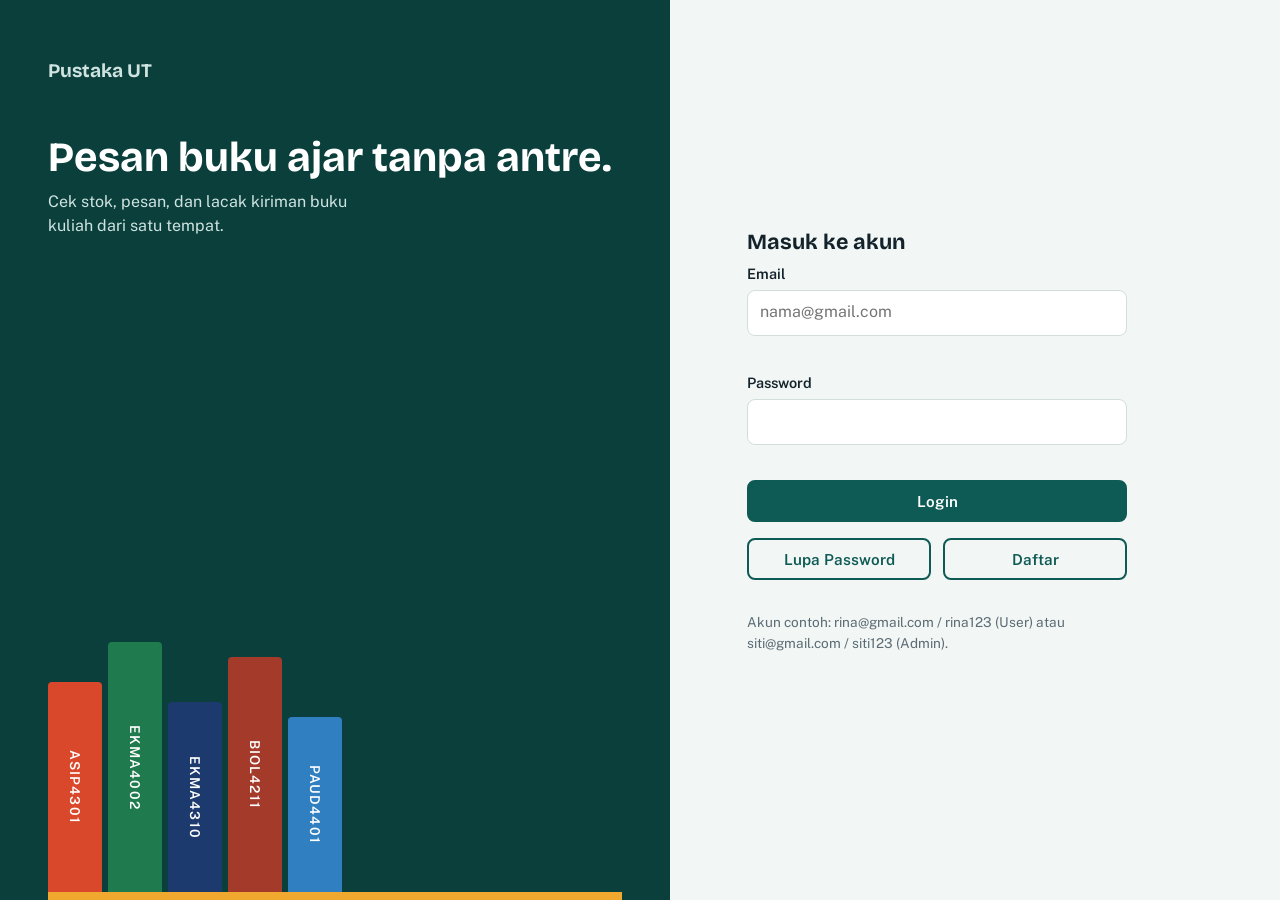
<file: Tugas_uts_web1/index.html>
<!DOCTYPE html>
<html lang="id">
<head>
  <meta charset="UTF-8">
  <meta name="viewport" content="width=device-width, initial-scale=1.0">
  <title>Masuk | Pustaka UT</title>
  <link rel="preconnect" href="https://fonts.googleapis.com">
  <link rel="preconnect" href="https://fonts.gstatic.com" crossorigin>
  <link href="https://fonts.googleapis.com/css2?family=Bricolage+Grotesque:wght@600;700&family=Public+Sans:wght@400;500;600&display=swap" rel="stylesheet">
  <link rel="stylesheet" href="css/style.css">
</head>
<body data-page="login">
  <main class="login">
    <section class="login__intro" aria-labelledby="judul-intro">
      <p class="brand-mark">Pustaka UT</p>
      <h1 id="judul-intro">Pesan buku ajar tanpa antre.</h1>
      <p>Cek stok, pesan, dan lacak kiriman buku kuliah dari satu tempat.</p>
      <ul class="spines" aria-hidden="true">
        <li style="--h:210;--c:#d9482b">ASIP4301</li>
        <li style="--h:250;--c:#1f7a4d">EKMA4002</li>
        <li style="--h:190;--c:#1d3a6e">EKMA4310</li>
        <li style="--h:235;--c:#a33a2a">BIOL4211</li>
        <li style="--h:175;--c:#2f7fc1">PAUD4401</li>
      </ul>
    </section>

    <section class="login__panel" aria-labelledby="judul-login">
      <h2 id="judul-login">Masuk ke akun</h2>
      <form id="form-login" novalidate>
        <div class="field">
          <label for="login-email">Email</label>
          <input type="email" id="login-email" name="email" autocomplete="email" placeholder="nama@gmail.com">
          <span class="field__error" role="alert"></span>
        </div>
        <div class="field">
          <label for="login-password">Password</label>
          <input type="password" id="login-password" name="password" autocomplete="current-password">
          <span class="field__error" role="alert"></span>
        </div>
        <button type="submit" class="btn btn--block">Login</button>
      </form>
      <div class="login__alt">
        <button type="button" class="btn btn--ghost" data-open="modal-lupa">Lupa Password</button>
        <button type="button" class="btn btn--ghost" data-open="modal-daftar">Daftar</button>
      </div>
      <p class="demo-note">Akun contoh: rina@gmail.com / rina123 (User) atau siti@gmail.com / siti123 (Admin).</p>
    </section>
  </main>

  <!-- Modal: Lupa Password -->
  <div class="modal" id="modal-lupa" role="dialog" aria-modal="true" aria-labelledby="judul-lupa" hidden>
    <div class="modal__box">
      <button type="button" class="modal__close" data-close aria-label="Tutup">&times;</button>
      <h2 id="judul-lupa">Lupa password</h2>
      <p>Masukkan email akun Anda. Kami kirim tautan untuk membuat password baru.</p>
      <form id="form-lupa" novalidate>
        <div class="field">
          <label for="lupa-email">Email</label>
          <input type="email" id="lupa-email" name="email" autocomplete="email">
          <span class="field__error" role="alert"></span>
        </div>
        <button type="submit" class="btn">Kirim tautan</button>
      </form>
    </div>
  </div>

  <!-- Modal: Daftar -->
  <div class="modal" id="modal-daftar" role="dialog" aria-modal="true" aria-labelledby="judul-daftar" hidden>
    <div class="modal__box">
      <button type="button" class="modal__close" data-close aria-label="Tutup">&times;</button>
      <h2 id="judul-daftar">Buat akun baru</h2>
      <form id="form-daftar" novalidate>
        <div class="field">
          <label for="daftar-nama">Nama lengkap</label>
          <input type="text" id="daftar-nama" name="nama" autocomplete="name">
          <span class="field__error" role="alert"></span>
        </div>
        <div class="field">
          <label for="daftar-email">Email</label>
          <input type="email" id="daftar-email" name="email" autocomplete="email">
          <span class="field__error" role="alert"></span>
        </div>
        <div class="field">
          <label for="daftar-password">Password</label>
          <input type="password" id="daftar-password" name="password" autocomplete="new-password">
          <span class="field__hint">Minimal 6 karakter.</span>
          <span class="field__error" role="alert"></span>
        </div>
        <div class="field">
          <label for="daftar-konfirmasi">Ulangi password</label>
          <input type="password" id="daftar-konfirmasi" name="konfirmasi" autocomplete="new-password">
          <span class="field__error" role="alert"></span>
        </div>
        <button type="submit" class="btn">Daftar</button>
      </form>
    </div>
  </div>

  <script src="js/data.js"></script>
  <script src="js/script.js"></script>
</body>
</html>
</file>
<file: Tugas_uts_web1/css/style.css>
/* =========================================================
   Pustaka UT - style.css
   Tema: toko buku ajar. Hijau pinus + kuning rak buku.
   ========================================================= */

:root {
  --ink: #14232b;
  --muted: #5b6b73;
  --pine: #0e5a54;
  --pine-dark: #0a3f3b;
  --amber: #f0a92e;
  --amber-soft: #fdf0d5;
  --rust: #b3402a;
  --rust-soft: #fbe9e5;
  --leaf: #2a7d4f;
  --leaf-soft: #e3f3ea;
  --bg: #f2f6f5;
  --card: #ffffff;
  --line: #d3dedb;
  --radius: 10px;
  --font-head: 'Bricolage Grotesque', 'Trebuchet MS', system-ui, sans-serif;
  --font-body: 'Public Sans', 'Segoe UI', system-ui, sans-serif;
}

*, *::before, *::after { box-sizing: border-box; }

body {
  margin: 0;
  font-family: var(--font-body);
  color: var(--ink);
  background: var(--bg);
  line-height: 1.55;
}
body.modal-open { overflow: hidden; }

h1, h2, h3 { font-family: var(--font-head); line-height: 1.15; margin: 0 0 .5rem; }
h1 { font-size: clamp(1.8rem, 4vw, 2.6rem); font-weight: 700; }
h2 { font-size: 1.35rem; font-weight: 700; }
h3 { font-size: 1.05rem; font-weight: 600; }
p { margin: 0 0 1rem; }
a { color: var(--pine); }

:focus-visible { outline: 3px solid var(--amber); outline-offset: 2px; }

/* ---------- Tombol ---------- */
.btn {
  display: inline-flex; align-items: center; justify-content: center; gap: .4rem;
  font: 600 .95rem var(--font-body);
  padding: .65rem 1.2rem;
  border: 2px solid var(--pine);
  background: var(--pine); color: #fff;
  border-radius: 8px; cursor: pointer; text-decoration: none;
  transition: background .15s, color .15s;
}
.btn:hover { background: var(--pine-dark); border-color: var(--pine-dark); }
.btn--ghost { background: transparent; color: var(--pine); }
.btn--ghost:hover { background: var(--pine); color: #fff; }
.btn--danger { background: transparent; border-color: var(--rust); color: var(--rust); }
.btn--danger:hover { background: var(--rust); border-color: var(--rust); color: #fff; }
.btn--sm { padding: .35rem .75rem; font-size: .85rem; }
.btn--block { width: 100%; }
.btn:disabled { opacity: .45; cursor: not-allowed; }

/* ---------- Form ---------- */
.field { display: flex; flex-direction: column; gap: .3rem; margin-bottom: 1rem; }
.field label { font-weight: 600; font-size: .9rem; }
.field input, .field select, .field textarea,
.inline-input {
  font: inherit; padding: .6rem .75rem;
  border: 1.5px solid var(--line); border-radius: 8px; background: #fff; color: var(--ink);
}
.field input:focus, .field select:focus, .field textarea:focus { border-color: var(--pine); outline: none; box-shadow: 0 0 0 3px rgba(14, 90, 84, .18); }
.field [aria-invalid="true"] { border-color: var(--rust); background: var(--rust-soft); }
.field__error { color: var(--rust); font-size: .85rem; min-height: 1.1em; }
.field__hint { color: var(--muted); font-size: .82rem; }
.form-grid { display: grid; grid-template-columns: repeat(3, 1fr); gap: 0 1rem; }
fieldset { border: 0; padding: 0; margin: 0 0 .5rem; }
legend { font-family: var(--font-head); font-weight: 600; font-size: 1.05rem; padding: 0; margin-bottom: .6rem; }

/* ---------- Halaman login ---------- */
.login { display: grid; grid-template-columns: 1.1fr 1fr; min-height: 100vh; }
.login__intro {
  background: var(--pine-dark); color: #fff;
  padding: 3.5rem 3rem 0; display: flex; flex-direction: column;
}
.login__intro p { color: #cfe3e0; max-width: 34ch; }
.brand-mark { font-family: var(--font-head); font-weight: 700; font-size: 1.2rem; margin-bottom: 3rem; color: var(--amber); }
.spines {
  list-style: none; padding: 0; margin: auto 0 0;
  display: flex; align-items: flex-end; gap: 6px;
  border-bottom: 8px solid var(--amber);
}
.spines li {
  writing-mode: vertical-rl; display: flex; align-items: center; justify-content: center;
  width: 54px; height: calc(var(--h) * 1px);
  background: var(--c); color: #fff;
  font: 600 .85rem var(--font-body); letter-spacing: .08em;
  border-radius: 4px 4px 0 0;
}
.login__panel { display: flex; flex-direction: column; justify-content: center; padding: 3rem clamp(1.5rem, 6vw, 5rem); }
.login__panel form { max-width: 380px; }
.login__alt { display: flex; gap: .75rem; margin-top: 1rem; max-width: 380px; }
.login__alt .btn { flex: 1; }
.demo-note { margin-top: 2rem; font-size: .85rem; color: var(--muted); max-width: 380px; }

/* ---------- Topbar ---------- */
.topbar {
  display: flex; align-items: center; gap: 1.5rem; flex-wrap: wrap;
  padding: .75rem clamp(1rem, 4vw, 2.5rem);
  background: var(--pine-dark); color: #fff;
}
.topbar .brand { font-family: var(--font-head); font-weight: 700; font-size: 1.2rem; color: var(--amber); text-decoration: none; }
.topbar nav { display: flex; gap: .25rem; flex-wrap: wrap; margin-right: auto; }
.topbar nav a { color: #d6e6e4; text-decoration: none; padding: .4rem .8rem; border-radius: 6px; font-weight: 500; }
.topbar nav a:hover { background: rgba(255, 255, 255, .1); }
.topbar nav a[aria-current="page"] { background: var(--amber); color: var(--ink); font-weight: 600; }
.topbar__user { display: flex; align-items: center; gap: .75rem; font-size: .9rem; }
.topbar .btn--ghost { color: #fff; border-color: rgba(255, 255, 255, .5); }
.topbar .btn--ghost:hover { background: #fff; color: var(--pine-dark); }

/* ---------- Layout halaman ---------- */
.page { max-width: 1120px; margin: 0 auto; padding: 2rem clamp(1rem, 4vw, 2rem) 4rem; }
.page__head { display: flex; justify-content: space-between; align-items: flex-end; gap: 1rem; flex-wrap: wrap; margin-bottom: 1.5rem; }
.page__head p { color: var(--muted); margin: 0; }
.panel { background: var(--card); border: 1px solid var(--line); border-radius: var(--radius); padding: 1.5rem; margin-bottom: 1.5rem; }
.panel > h2 { margin-bottom: 1rem; }
.stats { display: flex; gap: 2rem; }
.stats strong { display: block; font-family: var(--font-head); font-size: 1.6rem; }
.stats span { font-size: .85rem; color: var(--muted); }

/* ---------- Dashboard ---------- */
.hello { padding: 1.5rem 0 2rem; }
.hello p { color: var(--muted); margin: 0; }
.menu-grid { display: grid; grid-template-columns: 1.4fr 1fr; gap: 1rem; }
.menu-tile {
  display: block; text-align: left; font: inherit; color: inherit; text-decoration: none; cursor: pointer;
  background: var(--card); border: 1.5px solid var(--line); border-radius: var(--radius); padding: 1.6rem;
  transition: border-color .15s, transform .15s;
}
.menu-tile:hover { border-color: var(--pine); transform: translateY(-2px); }
.menu-tile h2 { margin-bottom: .35rem; }
.menu-tile p { margin: 0; color: var(--muted); font-size: .92rem; }
.menu-tile--main { grid-row: span 2; background: var(--pine); border-color: var(--pine); color: #fff; display: flex; flex-direction: column; justify-content: flex-end; min-height: 220px; }
.menu-tile--main p { color: #cfe3e0; }
.menu-tile--main:hover { background: var(--pine-dark); }

/* ---------- Tabel ---------- */
.table-wrap { overflow-x: auto; }
table.data { width: 100%; border-collapse: collapse; font-size: .92rem; }
table.data caption { text-align: left; font-weight: 600; padding-bottom: .6rem; }
table.data th, table.data td { padding: .65rem .75rem; text-align: left; border-bottom: 1px solid var(--line); vertical-align: middle; }
table.data thead th { background: #e8efed; font-weight: 600; white-space: nowrap; }
table.data .num { text-align: right; white-space: nowrap; }
table.data .actions { display: flex; gap: .4rem; flex-wrap: wrap; }
table.data td.empty { text-align: center; color: var(--muted); padding: 2rem; }
.cover { width: 44px; height: 62px; object-fit: cover; border-radius: 3px; display: block; border: 1px solid var(--line); }
.cover-ph { width: 44px; height: 62px; display: grid; place-items: center; border-radius: 3px; background: var(--amber-soft); color: var(--pine-dark); font: 700 1.2rem var(--font-head); }
.stock--low { color: var(--rust); font-weight: 700; }
.badge { display: inline-block; padding: .2rem .7rem; border-radius: 99px; font-size: .82rem; font-weight: 600; background: var(--amber-soft); color: #7a5200; }
.badge--done { background: var(--leaf-soft); color: var(--leaf); }
.tag-new { font-size: .72rem; background: var(--leaf-soft); color: var(--leaf); padding: .1rem .45rem; border-radius: 4px; margin-left: .4rem; }
.toolbar { display: flex; gap: .75rem; align-items: center; justify-content: space-between; flex-wrap: wrap; margin-bottom: 1rem; }
.toolbar input[type="search"] { min-width: 260px; }
.inline-input--qty { width: 5rem; }

/* ---------- Checkout ---------- */
.checkout { display: grid; grid-template-columns: 1.25fr 1fr; gap: 1.5rem; align-items: start; }
.add-row { display: flex; gap: .6rem; flex-wrap: wrap; margin-top: 1rem; align-items: center; }
.add-row select { flex: 1; min-width: 180px; }
.summary { border-top: 2px solid var(--ink); margin-top: 1rem; padding-top: .75rem; }
.summary div { display: flex; justify-content: space-between; padding: .2rem 0; }
.summary .grand { font: 700 1.25rem var(--font-head); padding-top: .5rem; }

/* ---------- Tracking ---------- */
.search-bar { display: flex; gap: .75rem; flex-wrap: wrap; align-items: flex-start; }
.search-bar .field { flex: 1; min-width: 240px; margin: 0; }
.result__head { display: flex; justify-content: space-between; align-items: center; gap: 1rem; flex-wrap: wrap; margin-bottom: 1.25rem; }
.result__head h2 { margin: 0; }
.progress { height: 12px; background: #dfe8e5; border-radius: 99px; overflow: hidden; }
.progress__bar { height: 100%; width: 0; background: var(--pine); transition: width .7s ease; }
.progress__bar.is-done { background: var(--leaf); }
.steps { list-style: none; padding: 0; margin: .75rem 0 1.5rem; display: grid; grid-template-columns: repeat(4, 1fr); gap: .5rem; }
.steps li { border-top: 4px solid var(--line); padding-top: .4rem; font-size: .85rem; color: var(--muted); }
.steps li.is-done { border-top-color: var(--pine); color: var(--ink); }
.steps li.is-current { font-weight: 700; color: var(--ink); border-top-color: var(--amber); }
.details { display: grid; grid-template-columns: repeat(4, 1fr); gap: 1rem; margin: 0 0 1.5rem; }
.details dt { font-size: .82rem; color: var(--muted); }
.details dd { margin: 0; font-weight: 600; }
.timeline { list-style: none; padding: 0 0 0 1.25rem; margin: 0; border-left: 2px solid var(--line); }
.timeline li { position: relative; padding: 0 0 1.1rem 1rem; }
.timeline li::before { content: ""; position: absolute; left: -1.78rem; top: .4rem; width: 12px; height: 12px; border-radius: 50%; background: var(--line); border: 2px solid var(--bg); }
.timeline li:first-child::before { background: var(--amber); }
.timeline time { display: block; font-size: .8rem; color: var(--muted); }

/* ---------- Modal ---------- */
.modal { position: fixed; inset: 0; z-index: 50; display: grid; place-items: center; padding: 1rem; background: rgba(10, 30, 32, .6); overflow-y: auto; }
.modal[hidden] { display: none; }
.modal__box { position: relative; background: #fff; border-radius: 12px; padding: 1.75rem; width: min(520px, 100%); max-height: 92vh; overflow-y: auto; border-top: 6px solid var(--pine); animation: pop .18s ease-out; }
.modal__box--wide { width: min(760px, 100%); }
.modal__box--error { border-top-color: var(--rust); }
.modal__box--success { border-top-color: var(--leaf); }
.modal__box > .btn { margin-top: .5rem; }
.modal__close { position: absolute; top: .6rem; right: .8rem; background: none; border: 0; font-size: 1.6rem; line-height: 1; cursor: pointer; color: var(--muted); }
.modal__actions { display: flex; gap: .6rem; flex-wrap: wrap; margin-top: 1rem; }
.report-stats { display: grid; grid-template-columns: repeat(3, 1fr); gap: 1rem; margin-bottom: 1.25rem; }
.report-stats dt { font-size: .82rem; color: var(--muted); }
.report-stats dd { margin: 0; font: 700 1.3rem var(--font-head); }
.empty-note { color: var(--muted); }
@keyframes pop { from { transform: scale(.96); opacity: 0; } to { transform: none; opacity: 1; } }

/* ---------- Toast ---------- */
#toast {
  position: fixed; left: 50%; bottom: 1.5rem; transform: translate(-50%, 20px);
  background: var(--ink); color: #fff; padding: .7rem 1.2rem; border-radius: 8px;
  opacity: 0; pointer-events: none; transition: opacity .2s, transform .2s; z-index: 60;
}
#toast.is-show { opacity: 1; transform: translate(-50%, 0); }

/* ---------- Responsif ---------- */
@media (max-width: 900px) {
  .login { grid-template-columns: 1fr; }
  .login__intro { padding: 2rem 1.5rem 0; }
  .brand-mark { margin-bottom: 1.5rem; }
  .spines li { width: 40px; font-size: .72rem; }
  .menu-grid, .checkout { grid-template-columns: 1fr; }
  .menu-tile--main { grid-row: auto; min-height: 150px; }
  .form-grid { grid-template-columns: 1fr 1fr; }
  .details { grid-template-columns: 1fr 1fr; }
}
@media (max-width: 560px) {
  .form-grid { grid-template-columns: 1fr; }
  .report-stats { grid-template-columns: 1fr; }
  .steps { font-size: .75rem; }
}
@media (prefers-reduced-motion: reduce) {
  * { animation: none !important; transition: none !important; }
}
</file>
